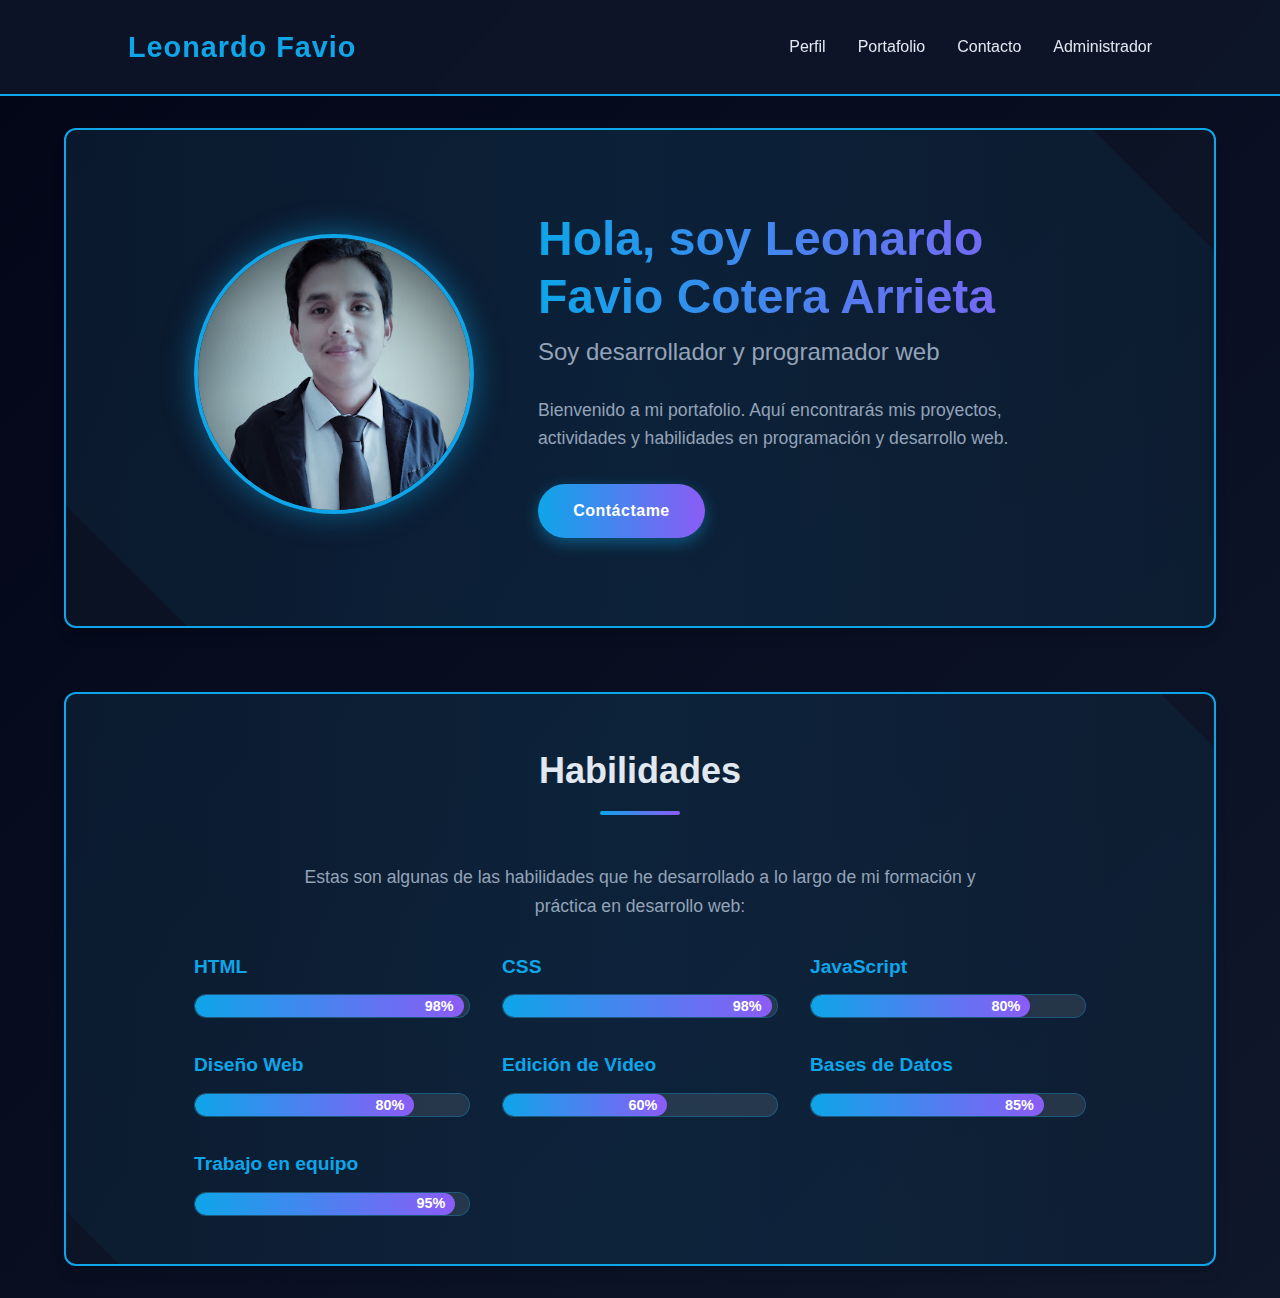
<file: index.html>
<!DOCTYPE html>
<html lang="es">
<head>
  <meta charset="UTF-8">
  <meta name="viewport" content="width=device-width, initial-scale=1.0">
  <title>Perfil - Mi Portafolio</title>
  <link rel="stylesheet" href="style.css">
</head>
<body>
  <!-- Menú de navegación -->
  <header>
    <h2 class="logo">Leonardo Favio</h2>
    <nav>
      <ul>
        <li><a href="index.html">Perfil</a></li>
        <li><a href="portafolio.html">Portafolio</a></li>
        <li><a href="contacto.html">Contacto</a></li>
        <li><a href="admin.html">Administrador</a></li>
      </ul>
    </nav>
  </header>

  <!-- Sección Perfil -->
  <section class="hero">
    <div class="foto">
      <img src="imagenes/foto.jpg" alt="Mi foto">
    </div>
    <div class="info">
      <h1>Hola, soy <span>Leonardo Favio Cotera Arrieta</span></h1>
      <h3>Soy desarrollador y programador web</h3>
      <p>
        Bienvenido a mi portafolio. Aquí encontrarás mis proyectos, 
        actividades y habilidades en programación y desarrollo web.
      </p>
      <a href="contacto.html" class="btn">Contáctame</a>
    </div>
  </section>

    <!-- Sección de Habilidades -->
  <section class="habilidades">
    <h2>Habilidades</h2>
    <p class="intro-habilidades">
      Estas son algunas de las habilidades que he desarrollado a lo largo de mi formación y práctica en desarrollo web:
    </p>

    <div class="skills-container">
      <div class="skill">
        <h4>HTML</h4>
        <div class="progress">
          <div class="progress-bar" style="width: 98%;">98%</div>
        </div>
      </div>

      <div class="skill">
        <h4>CSS</h4>
        <div class="progress">
          <div class="progress-bar" style="width: 98%;">98%</div>
        </div>
      </div>

      <div class="skill">
        <h4>JavaScript</h4>
        <div class="progress">
          <div class="progress-bar" style="width: 80%;">80%</div>
        </div>
      </div>

      <div class="skill">
        <h4>Diseño Web</h4>
        <div class="progress">
          <div class="progress-bar" style="width: 80%;">80%</div>
        </div>
      </div>

      <div class="skill">
        <h4>Edición de Video</h4>
        <div class="progress">
          <div class="progress-bar" style="width: 60%;">60%</div>
        </div>
      </div>

      <div class="skill">
        <h4>Bases de Datos</h4>
        <div class="progress">
          <div class="progress-bar" style="width: 85%;">85%</div>
        </div>
      </div>

      <div class="skill">
        <h4>Trabajo en equipo</h4>
        <div class="progress">
          <div class="progress-bar" style="width: 95%;">95%</div>
        </div>
      </div>
    </div>
  </section>

  
  <script>
    // Crear partículas para el fondo
    document.addEventListener('DOMContentLoaded', function() {
      const particlesContainer = document.getElementById('particles');
      const colors = ['#0ea5e9', '#8b5cf6', '#ec4899'];
      
      for (let i = 0; i < 50; i++) {
        const particle = document.createElement('div');
        particle.classList.add('particle');
        
        const size = Math.random() * 20 + 5;
        const color = colors[Math.floor(Math.random() * colors.length)];
        
        particle.style.width = `${size}px`;
        particle.style.height = `${size}px`;
        particle.style.background = color;
        particle.style.left = `${Math.random() * 100}vw`;
        particle.style.top = `${Math.random() * 100}vh`;
        particle.style.animationDuration = `${Math.random() * 15 + 10}s`;
        particle.style.animationDelay = `${Math.random() * 5}s`;
        
        particlesContainer.appendChild(particle);
      }
    });
  </script>
</body>
</html>
</file>
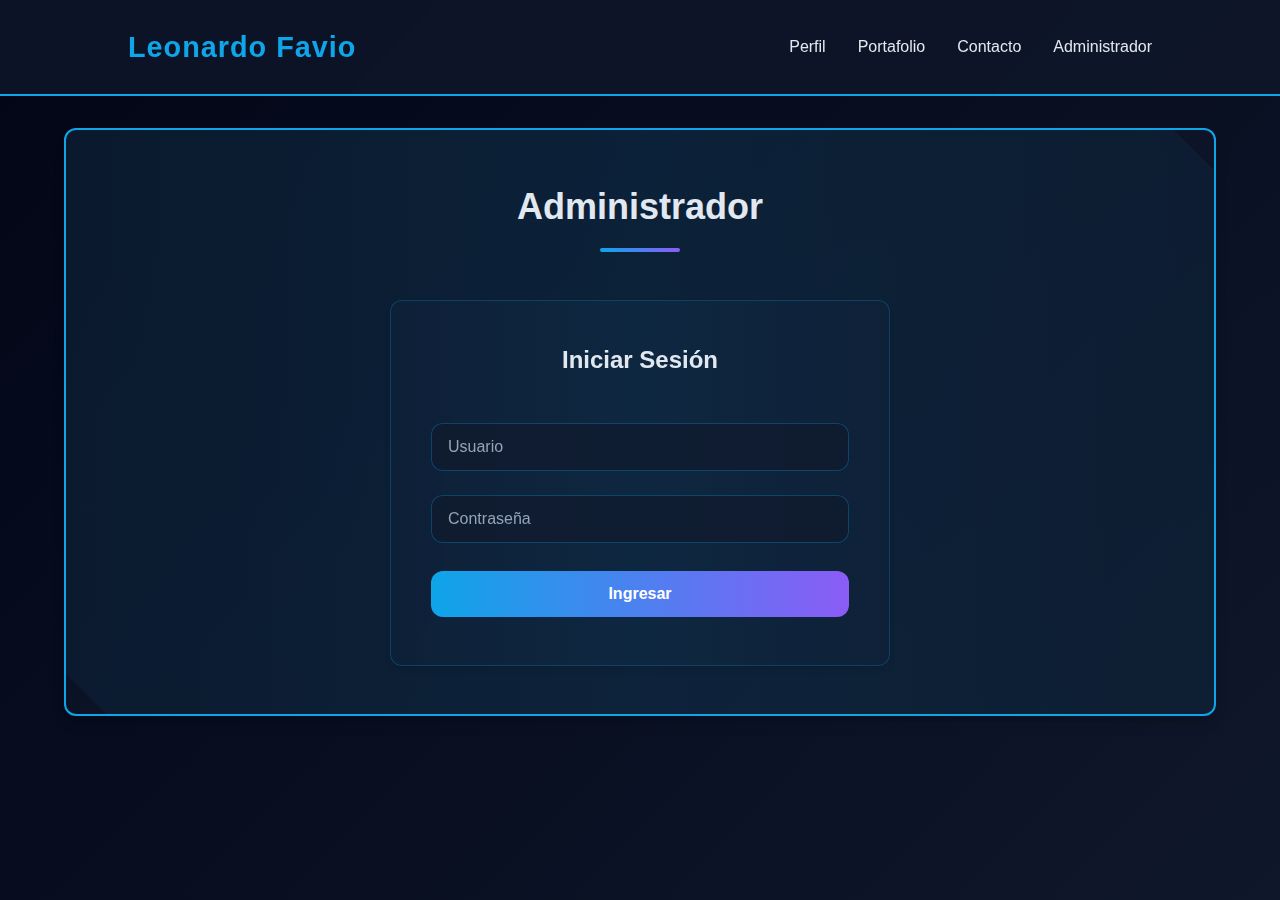
<file: admin.html>
<!DOCTYPE html>
<html lang="es">
<head>
  <meta charset="UTF-8">
  <meta name="viewport" content="width=device-width, initial-scale=1.0">
  <title>Administrador - Mi Portafolio</title>
  <link rel="stylesheet" href="style.css">
</head>
<body>
  <!-- Menú de navegación -->
  <header>
    <h2 class="logo">Leonardo Favio</h2>
    <nav>
      <ul>
        <li><a href="perfil.html">Perfil</a></li>
        <li><a href="portafolio.html">Portafolio</a></li>
        <li><a href="contacto.html">Contacto</a></li>
        <li><a href="admin.html">Administrador</a></li>
      </ul>
    </nav>
  </header>

  <!-- Sección Administrador -->
  <section>
    <h2>Administrador</h2>

    <!-- Login -->
    <div id="login-container">
      <h3>Iniciar Sesión</h3>
      <input type="text" id="username" placeholder="Usuario">
      <input type="password" id="password" placeholder="Contraseña">
      <button onclick="login()">Ingresar</button>
      <p id="login-error" class="error"></p>
    </div>

    <!-- Panel administrador -->
    <div id="admin-panel" style="display:none;">
      <div style="text-align:right;">
        <button onclick="logout()" class="btn-salir">Cerrar Sesión</button>
      </div>

      <!-- Formulario de administrador -->
      <div id="admin-form">
        <h3>Agregar Nueva Actividad</h3>
        <input type="text" id="actividad-nombre" placeholder="Nombre de la sesión">
        <input type="file" id="actividad-archivo" accept="application/pdf">
        <button onclick="agregarActividad()">Guardar</button>
      </div>

      <!-- Listado de actividades -->
      <div id="admin-actividades">
        <h3>Mis Actividades</h3>
        <div id="admin-cards-container" class="cards-container"></div>
      </div>
    </div>
  </section>

  <script src="script.js"></script>
  <script>
    // Mostrar actividades en el panel admin
    window.onload = () => {
      mostrarActividadesAdmin();
    };
  </script>
</body>
</html>
</file>
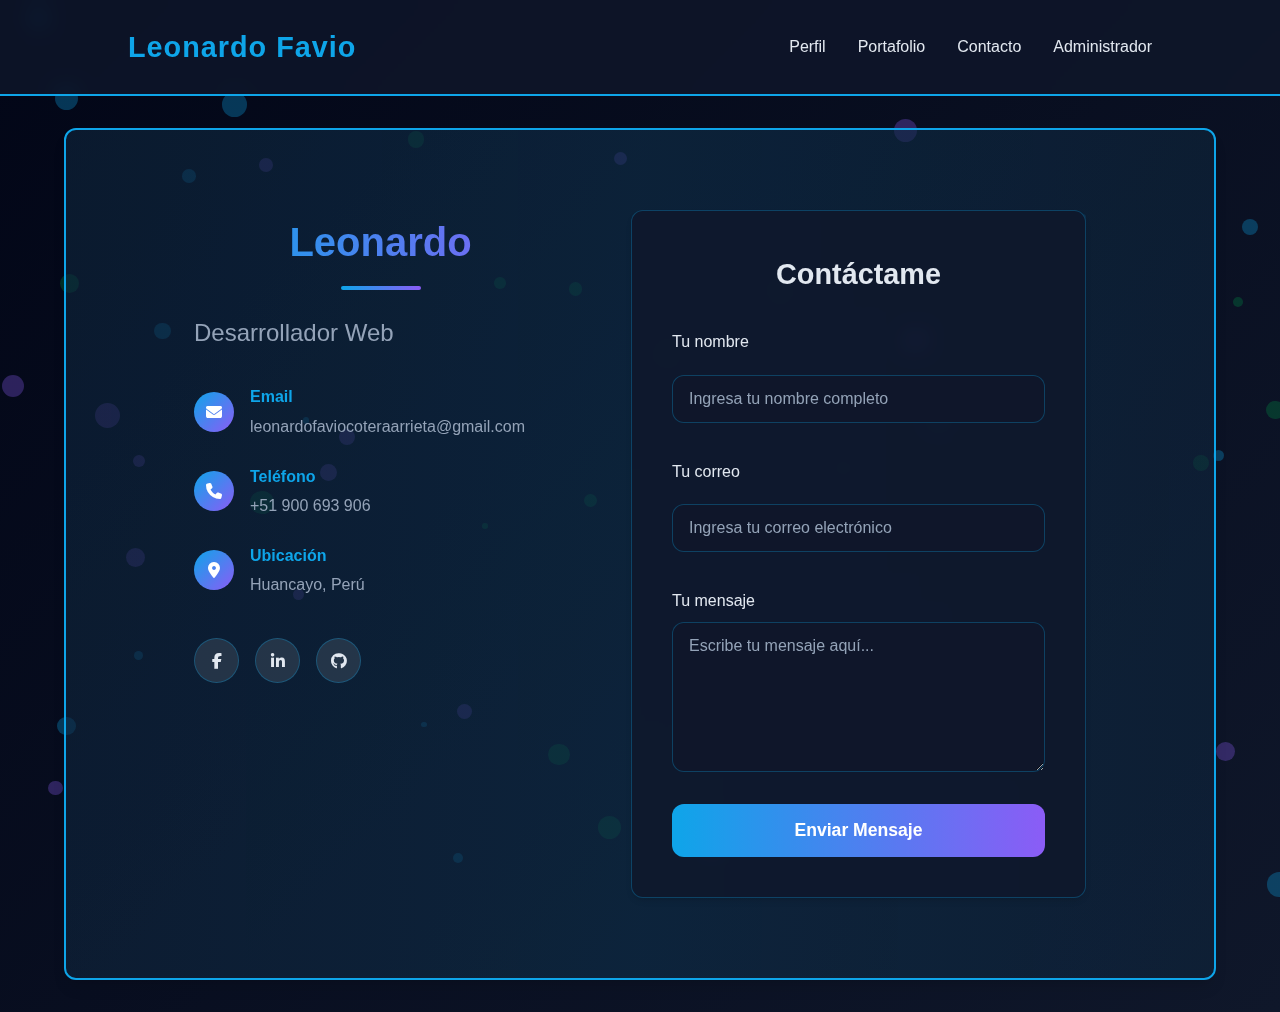
<file: contacto.html>
<!DOCTYPE html>
<html lang="es">
<head>
  <meta charset="UTF-8">
  <meta name="viewport" content="width=device-width, initial-scale=1.0">
  <title>Contacto - Mi Portafolio</title>
  <link rel="stylesheet" href="https://cdnjs.cloudflare.com/ajax/libs/font-awesome/6.4.0/css/all.min.css">
  <link rel="stylesheet" href="style.css">
</head>
<body>
  <!-- Efecto de partículas -->
  <div class="particles" id="particles"></div>
  
  <!-- Menú de navegación -->
  <header>
    <h2 class="logo">Leonardo Favio</h2>
    <nav>
      <ul>
        <li><a href="index.html">Perfil</a></li>
        <li><a href="portafolio.html">Portafolio</a></li>
        <li><a href="contacto.html">Contacto</a></li>
        <li><a href="admin.html">Administrador</a></li>
      </ul>
    </nav>
  </header>

  <!-- Sección de Contacto -->
  <section class="contacto">
    <div class="info-contacto">
      <h2>Leonardo</h2>
      <h3>Desarrollador Web</h3>
      
      <div class="detalles-contacto">
        <div class="detalle">
          <i class="fas fa-envelope"></i>
          <div>
            <h4>Email</h4>
            <p>leonardofaviocoteraarrieta@gmail.com</p>
          </div>
        </div>
        
        <div class="detalle">
          <i class="fas fa-phone"></i>
          <div>
            <h4>Teléfono</h4>
            <p>+51 900 693 906</p>
          </div>
        </div>
        
        <div class="detalle">
          <i class="fas fa-map-marker-alt"></i>
          <div>
            <h4>Ubicación</h4>
            <p>Huancayo, Perú</p>
          </div>
        </div>
      </div>
      
      <div class="redes-sociales">
        <a href="https://web.facebook.com/leonardo.ca.334" class="red-social"><i class="fab fa-facebook-f"></i></a>
        <a href="www.linkedin.com/in/leonardo-favio-cotera-arrieta-881451384" class="red-social"><i class="fab fa-linkedin-in"></i></a>
        <a href="https://leonardofaviocoteraarrieta-cloud.github.io/Leonardo-Favio-Cotera-Arrieta/contacto.html" class="red-social"><i class="fab fa-github"></i></a>
      </div>
    </div>
    
    <div class="formulario-contacto">
      <h3>Contáctame</h3>
      <form id="form-contacto">
        <div class="form-group">
          <label for="nombre">Tu nombre</label>
          <input type="text" id="nombre" placeholder="Ingresa tu nombre completo" required>
        </div>
        
        <div class="form-group">
          <label for="email">Tu correo</label>
          <input type="email" id="email" placeholder="Ingresa tu correo electrónico" required>
        </div>
        
        <div class="form-group">
          <label for="mensaje">Tu mensaje</label>
          <textarea id="mensaje" placeholder="Escribe tu mensaje aquí..." required></textarea>
        </div>
        
        <button type="submit" class="btn-enviar">Enviar Mensaje</button>
      </form>

      <!-- Mensaje de confirmación oculto -->
      <p id="mensaje-exito" style="display:none; color:green; font-weight:bold; margin-top:10px;">
        ✅ Tu mensaje fue enviado correctamente.
      </p>

    </div>
  </section>

  <script>
    // Crear partículas para el fondo
    document.addEventListener('DOMContentLoaded', function() {
      const particlesContainer = document.getElementById('particles');
      const colors = ['#0ea5e9', '#8b5cf6', '#018f45'];
      
      for (let i = 0; i < 50; i++) {
        const particle = document.createElement('div');
        particle.classList.add('particle');
        
        const size = Math.random() * 20 + 5;
        const color = colors[Math.floor(Math.random() * colors.length)];
        
        particle.style.width = `${size}px`;
        particle.style.height = `${size}px`;
        particle.style.background = color;
        particle.style.left = `${Math.random() * 100}vw`;
        particle.style.top = `${Math.random() * 100}vh`;
        particle.style.animationDuration = `${Math.random() * 15 + 10}s`;
        particle.style.animationDelay = `${Math.random() * 5}s`;
        
        particlesContainer.appendChild(particle);
      }
    });
    // ---------------- FORMULARIO DE CONTACTO ----------------
    document.addEventListener("DOMContentLoaded", () => {
      const form = document.getElementById("form-contacto");
      const mensajeExito = document.getElementById("mensaje-exito");

      form.addEventListener("submit", function(event) {
        event.preventDefault(); // evita que se recargue la página

        // Aquí podrías enviar los datos a un servidor con fetch()
        // pero por ahora solo mostramos el mensaje
        mensajeExito.style.display = "block";

        // Reiniciar formulario
        form.reset();

        // Ocultar mensaje después de 4 segundos
        setTimeout(() => {
          mensajeExito.style.display = "none";
        }, 4000);
      });
    });

  </script>
</body>

</html>
</file>
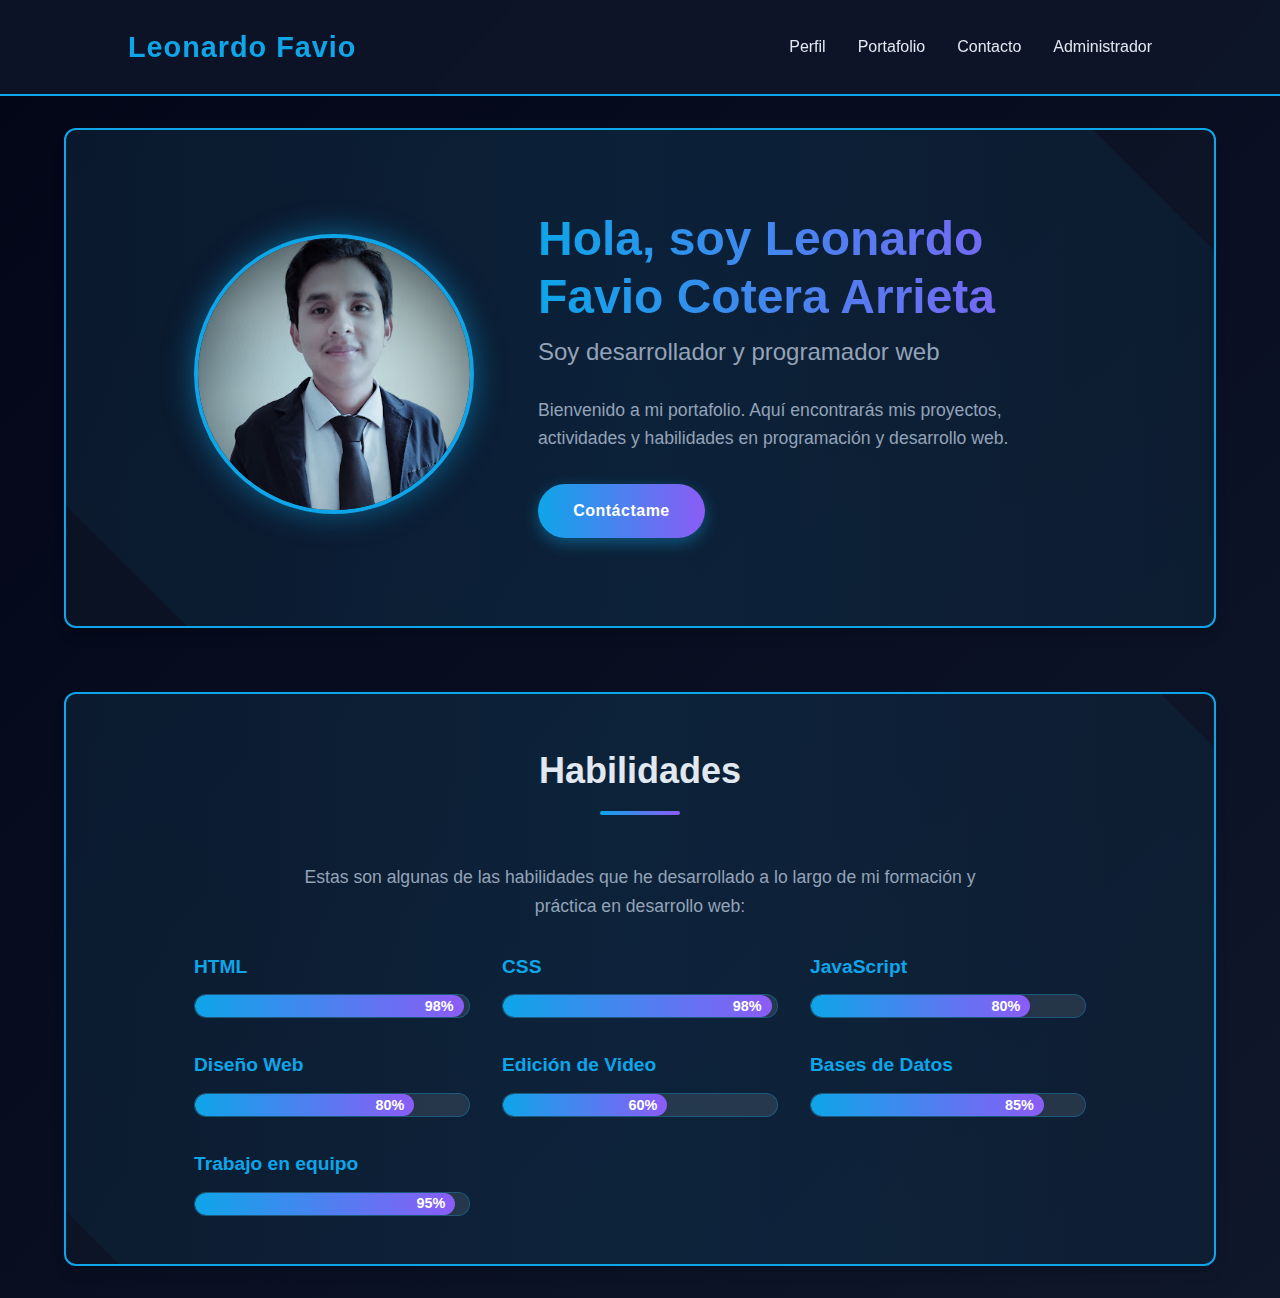
<file: perfil.html>
<!DOCTYPE html>
<html lang="es">
<head>
  <meta charset="UTF-8">
  <meta name="viewport" content="width=device-width, initial-scale=1.0">
  <title>Perfil - Mi Portafolio</title>
  <link rel="stylesheet" href="style.css">
</head>
<body>
  <!-- Menú de navegación -->
  <header>
    <h2 class="logo">Leonardo Favio</h2>
    <nav>
      <ul>
        <li><a href="perfil.html">Perfil</a></li>
        <li><a href="portafolio.html">Portafolio</a></li>
        <li><a href="contacto.html">Contacto</a></li>
        <li><a href="admin.html">Administrador</a></li>
      </ul>
    </nav>
  </header>

  <!-- Sección Perfil -->
  <section class="hero">
    <div class="foto">
      <img src="imagenes/foto.jpg" alt="Mi foto">
    </div>
    <div class="info">
      <h1>Hola, soy <span>Leonardo Favio Cotera Arrieta</span></h1>
      <h3>Soy desarrollador y programador web</h3>
      <p>
        Bienvenido a mi portafolio. Aquí encontrarás mis proyectos, 
        actividades y habilidades en programación y desarrollo web.
      </p>
      <a href="contacto.html" class="btn">Contáctame</a>
    </div>
  </section>

    <!-- Sección de Habilidades -->
  <section class="habilidades">
    <h2>Habilidades</h2>
    <p class="intro-habilidades">
      Estas son algunas de las habilidades que he desarrollado a lo largo de mi formación y práctica en desarrollo web:
    </p>

    <div class="skills-container">
      <div class="skill">
        <h4>HTML</h4>
        <div class="progress">
          <div class="progress-bar" style="width: 98%;">98%</div>
        </div>
      </div>

      <div class="skill">
        <h4>CSS</h4>
        <div class="progress">
          <div class="progress-bar" style="width: 98%;">98%</div>
        </div>
      </div>

      <div class="skill">
        <h4>JavaScript</h4>
        <div class="progress">
          <div class="progress-bar" style="width: 80%;">80%</div>
        </div>
      </div>

      <div class="skill">
        <h4>Diseño Web</h4>
        <div class="progress">
          <div class="progress-bar" style="width: 80%;">80%</div>
        </div>
      </div>

      <div class="skill">
        <h4>Edición de Video</h4>
        <div class="progress">
          <div class="progress-bar" style="width: 60%;">60%</div>
        </div>
      </div>

      <div class="skill">
        <h4>Bases de Datos</h4>
        <div class="progress">
          <div class="progress-bar" style="width: 85%;">85%</div>
        </div>
      </div>

      <div class="skill">
        <h4>Trabajo en equipo</h4>
        <div class="progress">
          <div class="progress-bar" style="width: 95%;">95%</div>
        </div>
      </div>
    </div>
  </section>

  
  <script>
    // Crear partículas para el fondo
    document.addEventListener('DOMContentLoaded', function() {
      const particlesContainer = document.getElementById('particles');
      const colors = ['#0ea5e9', '#8b5cf6', '#ec4899'];
      
      for (let i = 0; i < 50; i++) {
        const particle = document.createElement('div');
        particle.classList.add('particle');
        
        const size = Math.random() * 20 + 5;
        const color = colors[Math.floor(Math.random() * colors.length)];
        
        particle.style.width = `${size}px`;
        particle.style.height = `${size}px`;
        particle.style.background = color;
        particle.style.left = `${Math.random() * 100}vw`;
        particle.style.top = `${Math.random() * 100}vh`;
        particle.style.animationDuration = `${Math.random() * 15 + 10}s`;
        particle.style.animationDelay = `${Math.random() * 5}s`;
        
        particlesContainer.appendChild(particle);
      }
    });
  </script>
</body>
</html>
</file>
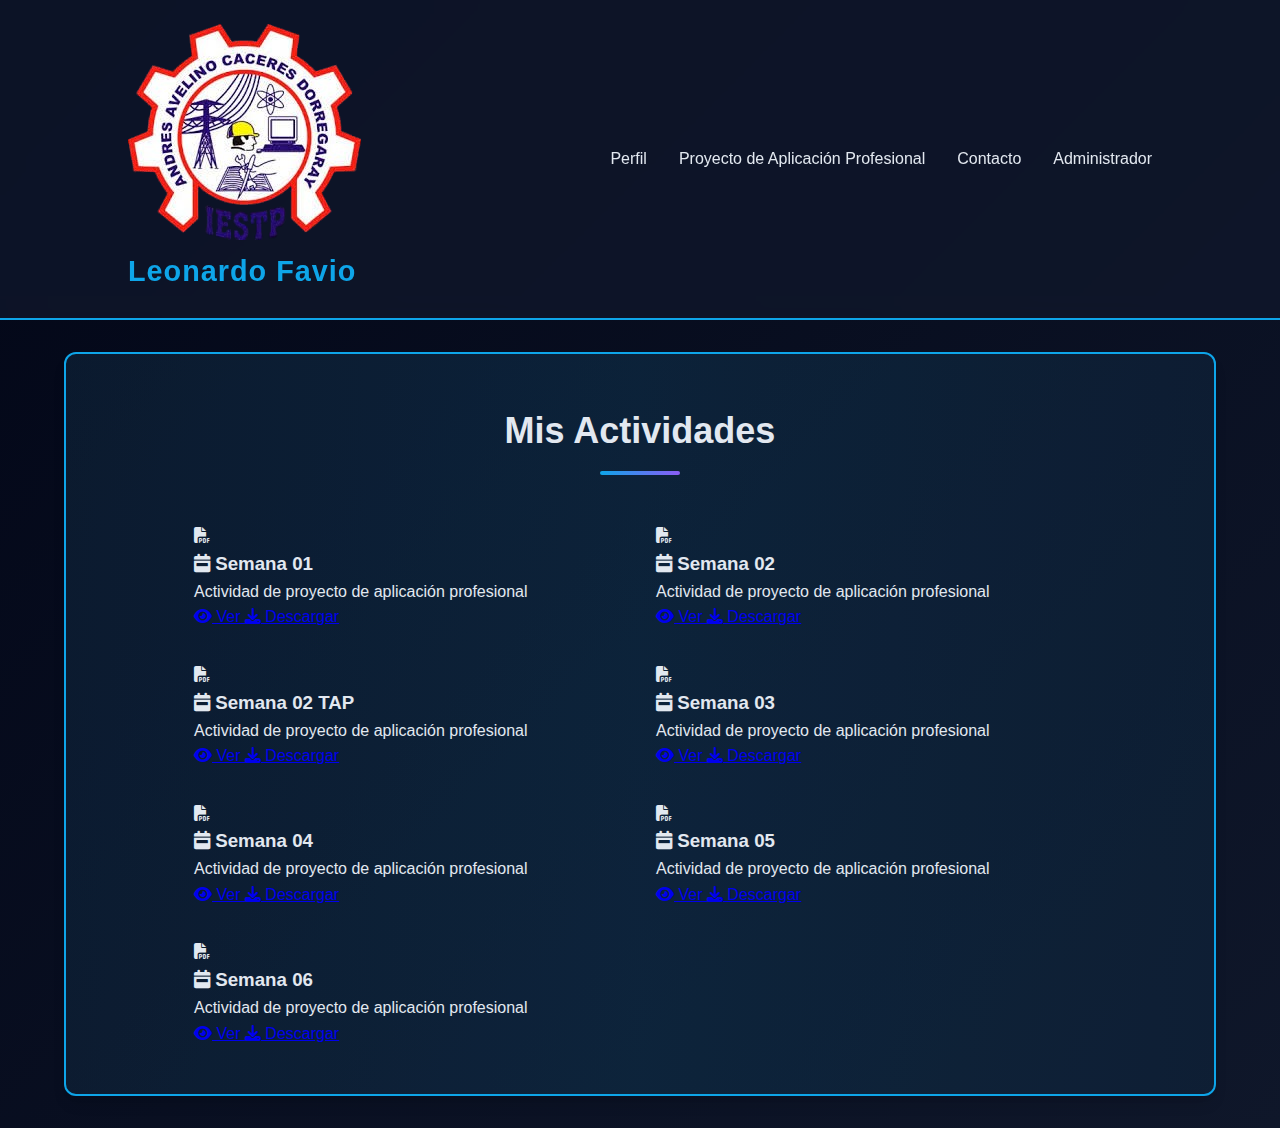
<file: portafolio.html>
<!DOCTYPE html>
<html lang="es">
<head>
  <meta charset="UTF-8">
  <meta name="viewport" content="width=device-width, initial-scale=1.0">
  <title>Portafolio - Mi Portafolio</title>
  <link rel="stylesheet" href="style.css">
  <!-- Agregar Font Awesome para iconos -->
  <link rel="stylesheet" href="https://cdnjs.cloudflare.com/ajax/libs/font-awesome/6.4.0/css/all.min.css">
</head>
<body>
  <!-- Menú de navegación -->
  <header>
    <div class="logo-container">
      <img src="imagenes/logoinst.png" alt="Logo Leonardo Favio" class="logo-img">
      <h2 class="logo">Leonardo Favio</h2>
    </div>
    <nav>
      <ul>
        <li><a href="index.html">Perfil</a></li>
        <li><a href="portafolio.html">Proyecto de Aplicación Profesional</a></li>
        <li><a href="contacto.html">Contacto</a></li>
        <li><a href="admin.html">Administrador</a></li>
      </ul>
    </nav>
  </header>

  <!-- Sección Portafolio -->
  <section>
    <h2>Mis Actividades</h2>
    <div id="cards-container" class="cards-container">
      <!-- Aquí se cargarán las tarjetas con actividades -->
    </div>
  </section>

  <script src="script.js"></script>
  <script>
    // Mostrar actividades al cargar la página de portafolio
    window.onload = () => {
      mostrarActividades();
    };
  </script>
</body>
</html>
</file>
<file: style.css>
:root {
  /* Paleta de colores oscura con bordes animados */
  --primary: #0ea5e9;
  --primary-dark: #0b84c0;
  --secondary: #8b5cf6;
  --accent: #018f45;
  --success: #1021b9;
  --danger: #ef4444;
  --danger-dark: #dc2626;
  --dark: #0f172a;
  --darker: #020617;
  --text: #e2e8f0;
  --text-secondary: #94a3b8;
  --surface: rgba(15, 23, 42, 0.8);
  --border: rgba(14, 165, 233, 0.3);
  --shadow-sm: 0 1px 2px 0 rgba(0, 0, 0, 0.05);
  --shadow-md: 0 4px 6px -1px rgba(0, 0, 0, 0.1), 0 2px 4px -1px rgba(0, 0, 0, 0.06);
  --shadow-lg: 0 10px 15px -3px rgba(0, 0, 0, 0.1), 0 4px 6px -2px rgba(0, 0, 0, 0.05);
  --radius: 12px;
  --transition: all 0.3s ease;
}

* {
  margin: 0;
  padding: 0;
  box-sizing: border-box;
  font-family: 'Segoe UI', Tahoma, Geneva, Verdana, sans-serif;
}

body {
  background: linear-gradient(135deg, var(--darker), var(--dark));
  color: var(--text);
  min-height: 100vh;
  line-height: 1.6;
  display: flex;
  flex-direction: column;
}

/* Animación de bordes cambiantes */
@keyframes borderAnimation {
  0% { border-color: var(--primary); box-shadow: 0 0 15px var(--primary); }
  33% { border-color: var(--secondary); box-shadow: 0 0 15px var(--secondary); }
  66% { border-color: var(--accent); box-shadow: 0 0 15px var(--accent); }
  100% { border-color: var(--primary); box-shadow: 0 0 15px var(--primary); }
}

@keyframes shine {
  0% { left: -50%; }
  100% { left: 150%; }
}

@keyframes float {
  0% { transform: translateY(0) rotate(0deg); }
  100% { transform: translateY(-100vh) rotate(360deg); }
}

/* Efectos de partículas */
.particles {
  position: fixed;
  top: 0;
  left: 0;
  width: 100%;
  height: 100%;
  pointer-events: none;
  z-index: -1;
}

.particle {
  position: absolute;
  border-radius: 50%;
  background: var(--primary);
  opacity: 0.3;
  animation: float 15s infinite linear;
}

/* Header y navegación */
header {
  display: flex;
  justify-content: space-between;
  align-items: center;
  padding: 1.5rem 10%;
  background: rgba(15, 23, 42, 0.8);
  backdrop-filter: blur(10px);
  position: sticky;
  top: 0;
  z-index: 100;
  border-bottom: 2px solid var(--primary);
  animation: borderAnimation 8s infinite alternate;
}

header .logo {
  color: var(--primary);
  font-size: 1.8rem;
  font-weight: 700;
  letter-spacing: 1px;
}

nav ul {
  list-style: none;
  display: flex;
  gap: 2rem;
}

nav ul li a {
  color: var(--text);
  text-decoration: none;
  font-weight: 500;
  padding: 0.5rem 0;
  position: relative;
  transition: var(--transition);
}

nav ul li a:hover {
  color: var(--primary);
}

nav ul li a::after {
  content: '';
  position: absolute;
  bottom: 0;
  left: 0;
  width: 0;
  height: 2px;
  background: var(--primary);
  transition: var(--transition);
}

nav ul li a:hover::after {
  width: 100%;
}

/* Sección Hero/Perfil */
.hero {
  display: flex;
  align-items: center;
  justify-content: center;
  padding: 5rem 10%;
  gap: 4rem;
  max-width: 1300px;
  margin: 2rem auto;
  background: rgba(15, 23, 42, 0.6);
  border-radius: var(--radius);
  border: 2px solid var(--primary);
  animation: borderAnimation 8s infinite alternate;
  box-shadow: var(--shadow-lg);
  position: relative;
  overflow: hidden;
}

.hero::before {
  content: '';
  position: absolute;
  top: -50%;
  left: -50%;
  width: 200%;
  height: 200%;
  background: linear-gradient(45deg, transparent, rgba(14, 165, 233, 0.1), transparent);
  transform: rotate(45deg);
  animation: shine 6s infinite;
  z-index: 0;
}

.hero .foto {
  position: relative;
  z-index: 1;
}

.hero .foto img {
  width: 280px;
  height: 280px;
  object-fit: cover;
  border-radius: 50%;
  border: 4px solid var(--primary);
  box-shadow: 0 0 30px rgba(14, 165, 233, 0.5);
  transition: var(--transition);
  animation: borderAnimation 8s infinite alternate;
}

.hero .foto img:hover {
  transform: scale(1.05);
  box-shadow: 0 0 40px rgba(14, 165, 233, 0.8);
}

.hero .info {
  flex: 1;
  position: relative;
  z-index: 1;
}

.hero .info h1 {
  font-size: 3rem;
  margin-bottom: 0.5rem;
  font-weight: 800;
  line-height: 1.2;
  background: linear-gradient(90deg, var(--primary), var(--secondary));
  -webkit-background-clip: text;
  -webkit-text-fill-color: transparent;
}

.hero .info h3 {
  font-size: 1.5rem;
  color: var(--text-secondary);
  margin-bottom: 1.5rem;
  font-weight: 500;
}

.hero .info p {
  margin-bottom: 2rem;
  font-size: 1.1rem;
  color: var(--text-secondary);
  max-width: 600px;
}

.hero .btn {
  display: inline-block;
  padding: 0.9rem 2.2rem;
  background: linear-gradient(90deg, var(--primary), var(--secondary));
  color: white;
  text-decoration: none;
  border-radius: 50px;
  transition: var(--transition);
  font-weight: 600;
  letter-spacing: 0.5px;
  border: none;
  cursor: pointer;
  box-shadow: 0 5px 15px rgba(14, 165, 233, 0.4);
  position: relative;
  overflow: hidden;
}

.hero .btn::before {
  content: '';
  position: absolute;
  top: 0;
  left: -100%;
  width: 100%;
  height: 100%;
  background: linear-gradient(90deg, transparent, rgba(255, 255, 255, 0.2), transparent);
  transition: var(--transition);
}

.hero .btn:hover {
  transform: translateY(-3px);
  box-shadow: 0 8px 25px rgba(14, 165, 233, 0.6);
}

.hero .btn:hover::before {
  left: 100%;
}

/* Sección de habilidades */
.habilidades {
  text-align: center;
  max-width: 1300px;
}

.intro-habilidades {
  max-width: 700px;
  margin: 0 auto 2rem auto;
  color: var(--text-secondary);
  font-size: 1.1rem;
}

.skills-container {
  display: grid;
  grid-template-columns: repeat(auto-fit, minmax(250px, 1fr));
  gap: 2rem;
}

.skill h4 {
  margin-bottom: 0.75rem;
  font-size: 1.2rem;
  color: var(--primary);
  text-align: left;
}

.progress {
  background: rgba(255, 255, 255, 0.1);
  border-radius: 50px;
  overflow: hidden;
  border: 1px solid var(--border);
  height: 24px;
  position: relative;
}

.progress-bar {
  height: 100%;
  background: linear-gradient(90deg, var(--primary), var(--secondary));
  color: white;
  font-weight: bold;
  font-size: 0.9rem;
  display: flex;
  align-items: center;
  justify-content: flex-end;
  padding-right: 10px;
  border-radius: 50px;
  transition: width 1s ease-in-out;
}


/* Secciones generales */
section {
  padding: 3rem 10%;
  max-width: 1200px;
  margin: 2rem auto;
  width: 90%;
  background: rgba(15, 23, 42, 0.6);
  border-radius: var(--radius);
  border: 2px solid var(--primary);
  animation: borderAnimation 8s infinite alternate;
  box-shadow: var(--shadow-lg);
  position: relative;
  overflow: hidden;
}

section::before {
  content: '';
  position: absolute;
  top: -50%;
  left: -50%;
  width: 200%;
  height: 200%;
  background: linear-gradient(45deg, transparent, rgba(14, 165, 233, 0.1), transparent);
  transform: rotate(45deg);
  animation: shine 6s infinite;
  z-index: 0;
}

section > * {
  position: relative;
  z-index: 1;
}

section h2 {
  font-size: 2.25rem;
  text-align: center;
  margin-bottom: 3rem;
  color: var(--text);
  position: relative;
  padding-bottom: 1rem;
}

section h2::after {
  content: '';
  position: absolute;
  bottom: 0;
  left: 50%;
  transform: translateX(-50%);
  width: 80px;
  height: 4px;
  background: linear-gradient(90deg, var(--primary), var(--secondary));
  border-radius: 2px;
}

/* Contenedor de tarjetas */
.cards-container {
  display: grid;
  grid-template-columns: repeat(auto-fill, minmax(280px, 1fr));
  gap: 2rem;
  margin-top: 2rem;
}

.card {
  background: rgba(15, 23, 42, 0.8);
  border-radius: var(--radius);
  box-shadow: var(--shadow-md);
  padding: 1.5rem;
  transition: var(--transition);
  display: flex;
  flex-direction: column;
  height: 100%;
  border: 1px solid var(--border);
  backdrop-filter: blur(10px);
}

.card:hover {
  transform: translateY(-5px);
  box-shadow: var(--shadow-lg);
  border-color: var(--primary);
}

.card h4 {
  margin-bottom: 1rem;
  color: var(--primary);
  font-size: 1.25rem;
}

.card a {
  color: var(--text);
  text-decoration: none;
  font-weight: 500;
  margin-top: auto;
  padding-top: 1rem;
  display: flex;
  align-items: center;
  transition: var(--transition);
}

.card a:hover {
  color: var(--primary);
}

.card a::after {
  content: '→';
  margin-left: 0.5rem;
  transition: var(--transition);
}

.card a:hover::after {
  transform: translateX(4px);
}

.card button {
  margin-top: 1rem;
  padding: 0.5rem 1rem;
  border: none;
  background: var(--primary);
  color: white;
  cursor: pointer;
  border-radius: var(--radius);
  transition: var(--transition);
  font-weight: 500;
}

.card button:hover {
  background: var(--primary-dark);
  transform: translateY(-2px);
}

/* Formularios */
#login-container, #admin-form {
  background: rgba(15, 23, 42, 0.8);
  padding: 2.5rem;
  border-radius: var(--radius);
  box-shadow: var(--shadow-md);
  max-width: 500px;
  margin: 0 auto;
  border: 1px solid var(--border);
  backdrop-filter: blur(10px);
  position: relative;
  overflow: hidden;
}

#login-container::before, #admin-form::before {
  content: '';
  position: absolute;
  top: -50%;
  left: -50%;
  width: 200%;
  height: 200%;
  background: linear-gradient(45deg, transparent, rgba(14, 165, 233, 0.1), transparent);
  transform: rotate(45deg);
  animation: shine 6s infinite;
  z-index: 0;
}

#login-container > *, #admin-form > * {
  position: relative;
  z-index: 1;
}

#login-container h3, #admin-form h3 {
  text-align: center;
  margin-bottom: 2rem;
  color: var(--text);
  font-size: 1.5rem;
}

input {
  width: 100%;
  padding: 0.875rem 1rem;
  margin: 0.75rem 0;
  border: 1px solid var(--border);
  border-radius: var(--radius);
  outline: none;
  transition: var(--transition);
  font-size: 1rem;
  background: rgba(15, 23, 42, 0.6);
  color: var(--text);
  backdrop-filter: blur(10px);
}

input::placeholder {
  color: var(--text-secondary);
}

input:focus {
  border-color: var(--primary);
  box-shadow: 0 0 0 3px rgba(14, 165, 233, 0.3);
}

/* Botones */
button {
  padding: 0.875rem 1.75rem;
  border: none;
  border-radius: var(--radius);
  cursor: pointer;
  transition: var(--transition);
  font-weight: 600;
  font-size: 1rem;
}

button:hover {
  transform: translateY(-2px);
}

#login-container button {
  background: linear-gradient(90deg, var(--primary), var(--secondary));
  color: white;
  width: 100%;
  margin-top: 1rem;
}

#login-container button:hover {
  opacity: 0.9;
}

#admin-form button {
  background: linear-gradient(90deg, var(--success), #0da271);
  color: white;
  width: 100%;
  margin-top: 1rem;
}

#admin-form button:hover {
  opacity: 0.9;
}

/* Botones de acción */
.btn-salir {
  background: linear-gradient(90deg, var(--danger), var(--danger-dark));
  color: white;
  padding: 0.75rem 1.5rem;
}

.btn-salir:hover {
  opacity: 0.9;
}

.btn-eliminar {
  background: linear-gradient(90deg, var(--danger), var(--danger-dark));
  color: white;
  padding: 0.5rem 1rem;
  font-size: 0.875rem;
}

.btn-eliminar:hover {
  opacity: 0.9;
}

/* Panel de administrador */
#admin-panel {
  background: rgba(15, 23, 42, 0.8);
  padding: 2rem;
  border-radius: var(--radius);
  box-shadow: var(--shadow-md);
  margin-top: 2rem;
  border: 1px solid var(--border);
  backdrop-filter: blur(10px);
  position: relative;
  overflow: hidden;
}

#admin-panel::before {
  content: '';
  position: absolute;
  top: -50%;
  left: -50%;
  width: 200%;
  height: 200%;
  background: linear-gradient(45deg, transparent, rgba(14, 165, 233, 0.1), transparent);
  transform: rotate(45deg);
  animation: shine 6s infinite;
  z-index: 0;
}

#admin-panel > * {
  position: relative;
  z-index: 1;
}

/* Mensajes de error */
.error {
  color: var(--danger);
  margin-top: 0.5rem;
  font-size: 0.875rem;
  text-align: center;
}

/* Sección de Contacto */
.contacto {
  display: flex;
  padding: 5rem 10%;
  gap: 4rem;
  max-width: 1300px;
  margin: 2rem auto;
  background: rgba(15, 23, 42, 0.6);
  border-radius: var(--radius);
  border: 2px solid var(--primary);
  animation: borderAnimation 8s infinite alternate;
  box-shadow: var(--shadow-lg);
  position: relative;
  overflow: hidden;
}

.contacto::before {
  content: '';
  position: absolute;
  top: -50%;
  left: -50%;
  width: 200%;
  height: 200%;
  background: linear-gradient(45deg, transparent, rgba(14, 165, 233, 0.1), transparent);
  transform: rotate(45deg);
  animation: shine 6s infinite;
  z-index: 0;
}

.contacto > * {
  position: relative;
  z-index: 1;
}

.info-contacto {
  flex: 1;
}

.info-contacto h2 {
  font-size: 2.5rem;
  margin-bottom: 1.5rem;
  background: linear-gradient(90deg, var(--primary), var(--secondary));
  -webkit-background-clip: text;
  -webkit-text-fill-color: transparent;
}

.info-contacto h3 {
  font-size: 1.5rem;
  color: var(--text-secondary);
  margin-bottom: 2rem;
  font-weight: 500;
}

.detalles-contacto {
  margin-bottom: 2.5rem;
}

.detalle {
  display: flex;
  align-items: center;
  margin-bottom: 1.5rem;
}

.detalle i {
  width: 40px;
  height: 40px;
  background: linear-gradient(135deg, var(--primary), var(--secondary));
  border-radius: 50%;
  display: flex;
  align-items: center;
  justify-content: center;
  margin-right: 1rem;
  color: white;
}

.detalle div {
  flex: 1;
}

.detalle h4 {
  color: var(--primary);
  margin-bottom: 0.25rem;
}

.detalle p {
  color: var(--text-secondary);
}

.redes-sociales {
  display: flex;
  gap: 1rem;
}

.red-social {
  width: 45px;
  height: 45px;
  background: rgba(255, 255, 255, 0.1);
  border-radius: 50%;
  display: flex;
  align-items: center;
  justify-content: center;
  color: var(--text);
  text-decoration: none;
  transition: var(--transition);
  border: 1px solid var(--border);
}

.red-social:hover {
  background: linear-gradient(135deg, var(--primary), var(--secondary));
  transform: translateY(-3px);
  color: white;
}

/* Formulario de contacto */
.formulario-contacto {
  flex: 1;
  background: rgba(15, 23, 42, 0.8);
  padding: 2.5rem;
  border-radius: var(--radius);
  box-shadow: var(--shadow-md);
  border: 1px solid var(--border);
  backdrop-filter: blur(10px);
}

.formulario-contacto h3 {
  text-align: center;
  margin-bottom: 2rem;
  color: var(--text);
  font-size: 1.8rem;
}

.form-group {
  margin-bottom: 1.5rem;
}

.form-group label {
  display: block;
  margin-bottom: 0.5rem;
  color: var(--text);
  font-weight: 500;
}

.form-group input,
.form-group textarea {
  width: 100%;
  padding: 0.875rem 1rem;
  border: 1px solid var(--border);
  border-radius: var(--radius);
  outline: none;
  transition: var(--transition);
  font-size: 1rem;
  background: rgba(15, 23, 42, 0.6);
  color: var(--text);
  backdrop-filter: blur(10px);
}

.form-group input::placeholder,
.form-group textarea::placeholder {
  color: var(--text-secondary);
}

.form-group input:focus,
.form-group textarea:focus {
  border-color: var(--primary);
  box-shadow: 0 0 0 3px rgba(14, 165, 233, 0.3);
}

.form-group textarea {
  min-height: 150px;
  resize: vertical;
}

.btn-enviar {
  width: 100%;
  padding: 1rem;
  background: linear-gradient(90deg, var(--primary), var(--secondary));
  color: white;
  border: none;
  border-radius: var(--radius);
  cursor: pointer;
  transition: var(--transition);
  font-weight: 600;
  font-size: 1.1rem;
  position: relative;
  overflow: hidden;
}

.btn-enviar::before {
  content: '';
  position: absolute;
  top: 0;
  left: -100%;
  width: 100%;
  height: 100%;
  background: linear-gradient(90deg, transparent, rgba(255, 255, 255, 0.2), transparent);
  transition: var(--transition);
}

.btn-enviar:hover {
  transform: translateY(-3px);
  box-shadow: 0 8px 25px rgba(14, 165, 233, 0.6);
}

.btn-enviar:hover::before {
  left: 100%;
}

/* Responsive */
@media (max-width: 992px) {
  header, .hero, section, .contacto {
    padding-left: 5%;
    padding-right: 5%;
  }
  
  .hero {
    flex-direction: column;
    text-align: center;
    gap: 2.5rem;
  }
  
  .contacto {
    flex-direction: column;
    gap: 3rem;
  }
}

@media (max-width: 768px) {
  header {
    flex-direction: column;
    gap: 1rem;
  }
  
  nav ul {
    gap: 1.5rem;
  }
  
  .hero .foto img {
    width: 220px;
    height: 220px;
  }
  
  .hero .info h1 {
    font-size: 2.25rem;
  }
  
  .info-contacto h2 {
    font-size: 2.25rem;
  }
  
  section h2 {
    font-size: 2rem;
  }
  
  .cards-container {
    grid-template-columns: 1fr;
  }
}

@media (max-width: 480px) {
  nav ul {
    flex-direction: column;
    align-items: center;
    gap: 1rem;
  }
  
  .hero .info h1 {
    font-size: 1.875rem;
  }
  
  .info-contacto h2 {
    font-size: 2rem;
  }
  
  #login-container, #admin-form, .formulario-contacto {
    padding: 1.5rem;
  }

}
</file>
